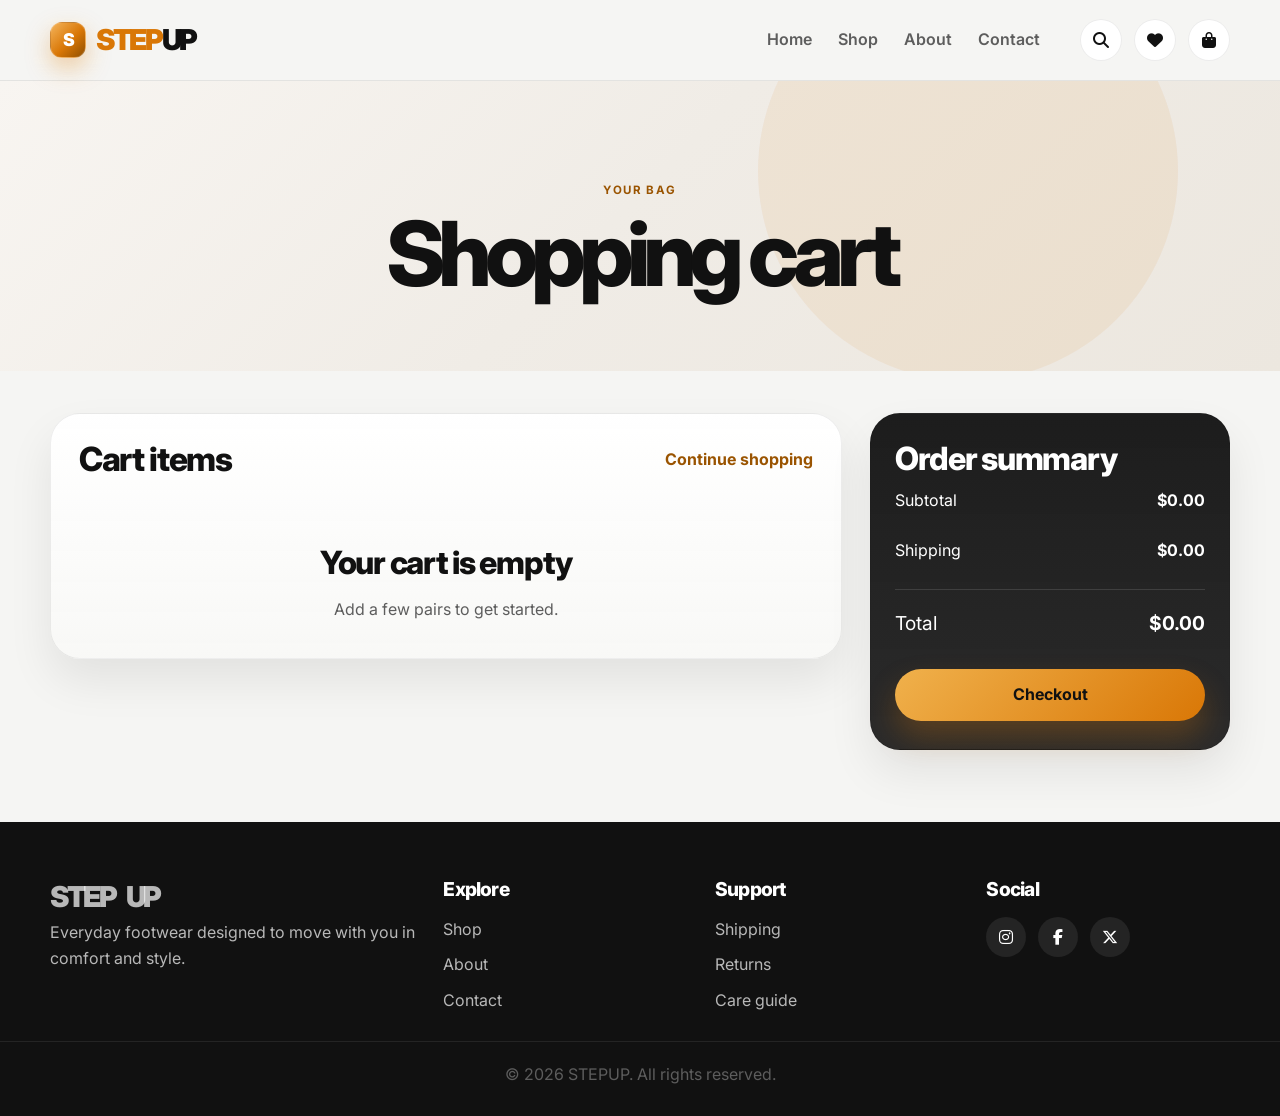
<file: cart.html>
<!DOCTYPE html>
<html lang="en">
  <head>
    <meta charset="UTF-8" />
    <meta name="viewport" content="width=device-width, initial-scale=1.0" />
    <title>Your Cart | STEPUP</title>
    <meta name="description" content="Review your cart and checkout with STEPUP." />
    <link rel="preconnect" href="https://fonts.googleapis.com" />
    <link rel="preconnect" href="https://fonts.gstatic.com" crossorigin />
    <link
      href="https://fonts.googleapis.com/css2?family=Inter:wght@400;500;600;700;800;900&family=Playfair+Display:wght@600;700;800&display=swap"
      rel="stylesheet"
    />
    <link
      rel="stylesheet"
      href="https://cdnjs.cloudflare.com/ajax/libs/font-awesome/6.5.2/css/all.min.css"
      crossorigin="anonymous"
      referrerpolicy="no-referrer"
    />
    <link rel="stylesheet" href="css/style.css" />
  </head>
  <body>
    <header class="site-header">
      <nav class="navbar container">
        <a href="index.html" class="logo" aria-label="STEPUP home">
          <span class="logo-mark">S</span>
          <span class="logo-word"><span>STEP</span>UP</span>
        </a>

        <button class="nav-toggle" aria-label="Toggle menu">
          <span></span>
          <span></span>
          <span></span>
        </button>

        <div class="nav-menu">
          <a href="index.html" class="nav-link">Home</a>
          <a href="shop.html" class="nav-link">Shop</a>
          <a href="about.html" class="nav-link">About</a>
          <a href="contact.html" class="nav-link">Contact</a>

          <div class="nav-icons">
            <a href="shop.html" class="icon-btn" aria-label="Search products">
              <i class="fas fa-search"></i>
            </a>
            <a href="shop.html" class="icon-btn favorite-link" aria-label="Favorites">
              <i class="fas fa-heart"></i>
              <span class="count-badge favorite-count">0</span>
            </a>
            <a href="cart.html" class="icon-btn cart-link active-cart" aria-label="Shopping cart">
              <i class="fas fa-shopping-bag"></i>
              <span class="count-badge cart-count">0</span>
            </a>
          </div>
        </div>
      </nav>
    </header>

    <main>
      <section class="page-banner cart-banner">
        <div class="container banner-text">
          <span class="eyebrow">Your bag</span>
          <h1>Shopping cart</h1>
        </div>
      </section>

      <section class="container cart-page section-space">
        <div class="cart-items-panel">
          <div class="cart-header-row">
            <h2>Cart items</h2>
            <a href="shop.html" class="text-link">Continue shopping</a>
          </div>
          <div id="cartItems"></div>
        </div>

        <aside class="cart-summary">
          <h2>Order summary</h2>
          <div class="summary-row">
            <span>Subtotal</span>
            <strong id="subtotalValue">$0.00</strong>
          </div>
          <div class="summary-row">
            <span>Shipping</span>
            <strong id="shippingValue">$0.00</strong>
          </div>
          <div class="summary-row total-row">
            <span>Total</span>
            <strong id="totalValue">$0.00</strong>
          </div>
          <button class="btn btn-primary checkout-btn" type="button">Checkout</button>
        </aside>
      </section>
    </main>

    <footer class="site-footer">
      <div class="container footer-grid">
        <div>
          <a href="index.html" class="logo footer-logo">
            <span>STEP</span>UP
          </a>
          <p>
            Everyday footwear designed to move with you in comfort and style.
          </p>
        </div>
        <div>
          <h3>Explore</h3>
          <ul>
            <li><a href="shop.html">Shop</a></li>
            <li><a href="about.html">About</a></li>
            <li><a href="contact.html">Contact</a></li>
          </ul>
        </div>
        <div>
          <h3>Support</h3>
          <ul>
            <li><a href="#">Shipping</a></li>
            <li><a href="#">Returns</a></li>
            <li><a href="#">Care guide</a></li>
          </ul>
        </div>
        <div>
          <h3>Social</h3>
          <div class="social-links">
            <a href="#" aria-label="Instagram"><i class="fab fa-instagram"></i></a>
            <a href="#" aria-label="Facebook"><i class="fab fa-facebook-f"></i></a>
            <a href="#" aria-label="X"><i class="fab fa-x-twitter"></i></a>
          </div>
        </div>
      </div>
      <div class="footer-bottom">
        <p>© 2026 STEPUP. All rights reserved.</p>
      </div>
    </footer>

    <script src="js/script.js"></script>
  </body>
</html>
</file>
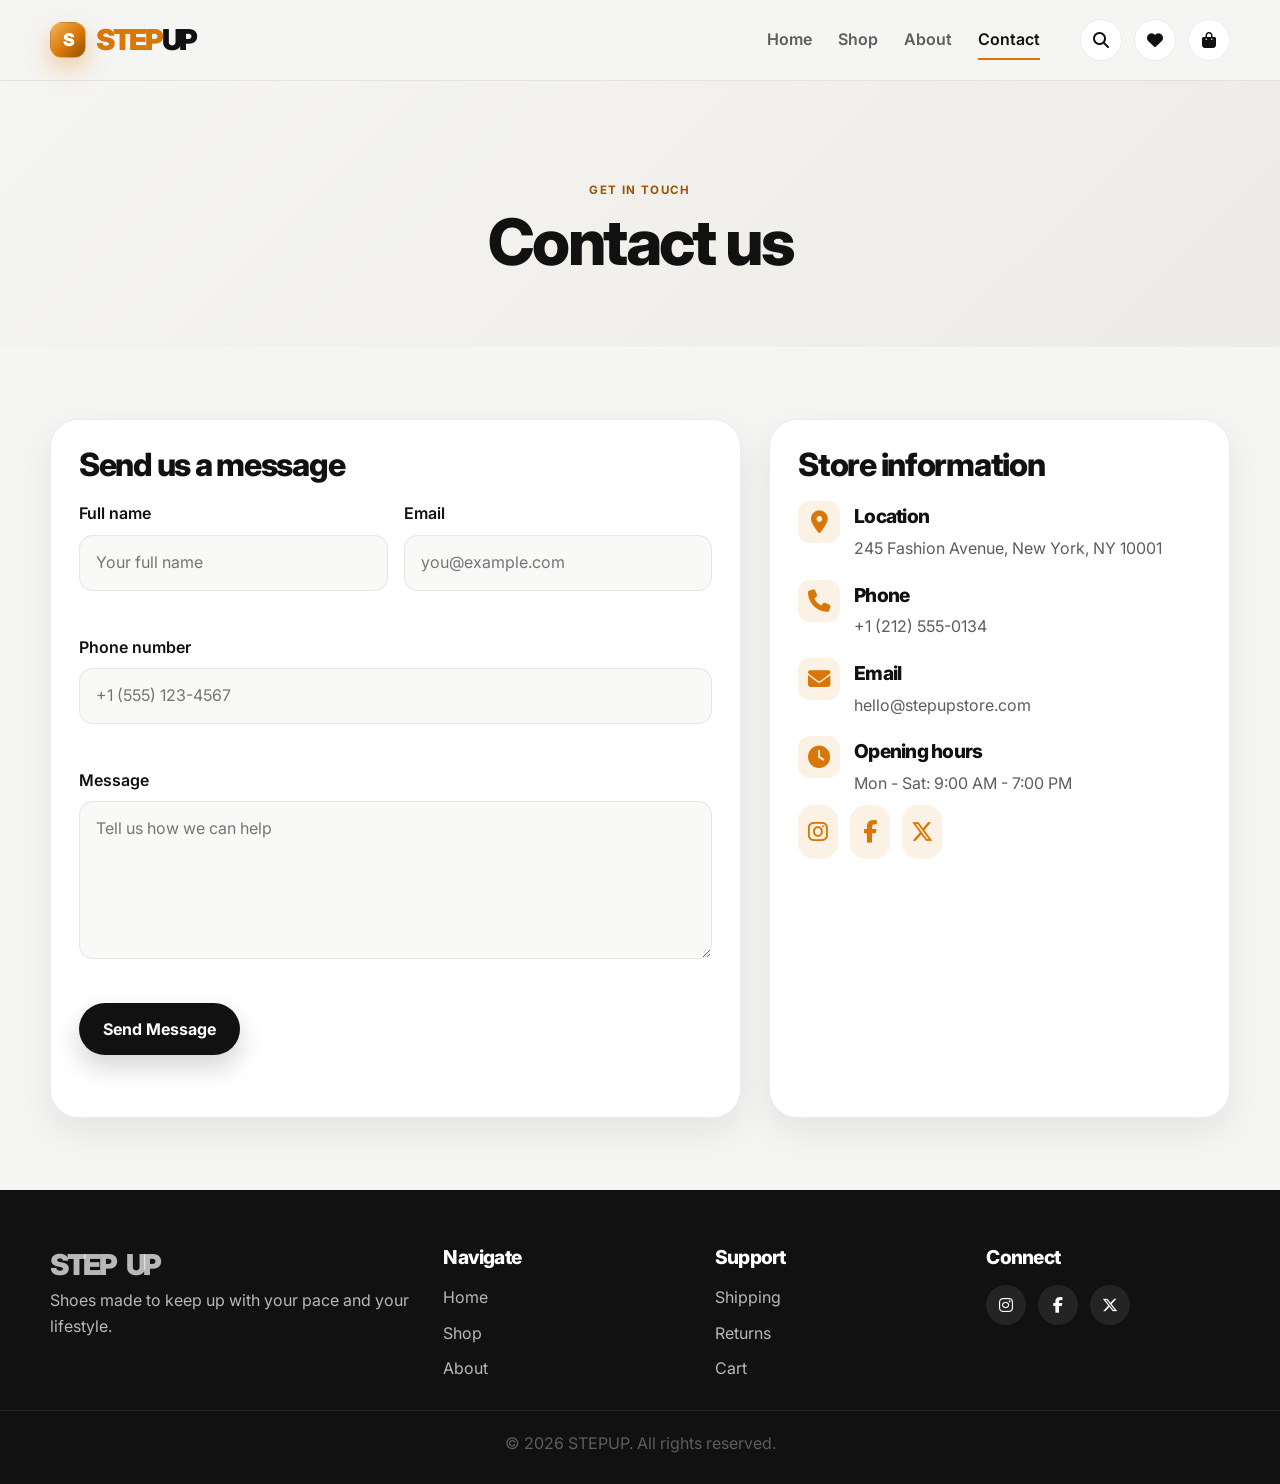
<file: contact.html>
<!DOCTYPE html>
<html lang="en">
  <head>
    <meta charset="UTF-8" />
    <meta name="viewport" content="width=device-width, initial-scale=1.0" />
    <title>Contact | STEPUP</title>
    <meta name="description" content="Get in touch with STEPUP for support, store information, and questions." />
    <link rel="preconnect" href="https://fonts.googleapis.com" />
    <link rel="preconnect" href="https://fonts.gstatic.com" crossorigin />
    <link
      href="https://fonts.googleapis.com/css2?family=Inter:wght@400;500;600;700;800;900&family=Playfair+Display:wght@600;700;800&display=swap"
      rel="stylesheet"
    />
    <link
      rel="stylesheet"
      href="https://cdnjs.cloudflare.com/ajax/libs/font-awesome/6.5.2/css/all.min.css"
      crossorigin="anonymous"
      referrerpolicy="no-referrer"
    />
    <link rel="stylesheet" href="css/style.css" />
  </head>
  <body>
    <header class="site-header">
      <nav class="navbar container">
        <a href="index.html" class="logo" aria-label="STEPUP home">
          <span class="logo-mark">S</span>
          <span class="logo-word"><span>STEP</span>UP</span>
        </a>

        <button class="nav-toggle" aria-label="Toggle menu">
          <span></span>
          <span></span>
          <span></span>
        </button>

        <div class="nav-menu">
          <a href="index.html" class="nav-link">Home</a>
          <a href="shop.html" class="nav-link">Shop</a>
          <a href="about.html" class="nav-link">About</a>
          <a href="contact.html" class="nav-link active">Contact</a>

          <div class="nav-icons">
            <a href="shop.html" class="icon-btn" aria-label="Search products">
              <i class="fas fa-search"></i>
            </a>
            <a href="shop.html" class="icon-btn favorite-link" aria-label="Favorites">
              <i class="fas fa-heart"></i>
              <span class="count-badge favorite-count">0</span>
            </a>
            <a href="cart.html" class="icon-btn cart-link" aria-label="Shopping cart">
              <i class="fas fa-shopping-bag"></i>
              <span class="count-badge cart-count">0</span>
            </a>
          </div>
        </div>
      </nav>
    </header>

    <main>
      <section class="page-banner contact-banner">
        <div class="container banner-text">
          <span class="eyebrow">Get in touch</span>
          <h1>Contact us</h1>
        </div>
      </section>

      <section class="container contact-section section-space">
        <div class="contact-card form-card">
          <h2>Send us a message</h2>
          <form id="contactForm" novalidate>
            <div class="form-row">
              <div class="field-group">
                <label for="fullName">Full name</label>
                <input type="text" id="fullName" name="fullName" placeholder="Your full name" />
                <small class="error-message" id="nameError"></small>
              </div>
              <div class="field-group">
                <label for="email">Email</label>
                <input type="email" id="email" name="email" placeholder="you@example.com" />
                <small class="error-message" id="emailError"></small>
              </div>
            </div>

            <div class="field-group">
              <label for="phone">Phone number</label>
              <input type="tel" id="phone" name="phone" placeholder="+1 (555) 123-4567" />
              <small class="error-message" id="phoneError"></small>
            </div>

            <div class="field-group">
              <label for="message">Message</label>
              <textarea id="message" name="message" rows="5" placeholder="Tell us how we can help"></textarea>
              <small class="error-message" id="messageError"></small>
            </div>

            <button type="submit" class="btn btn-primary">Send Message</button>
            <p class="success-message" id="formSuccess"></p>
          </form>
        </div>

        <div class="contact-card info-card">
          <h2>Store information</h2>
          <div class="contact-info-list">
            <div>
              <i class="fas fa-map-marker-alt"></i>
              <div>
                <h3>Location</h3>
                <p>245 Fashion Avenue, New York, NY 10001</p>
              </div>
            </div>
            <div>
              <i class="fas fa-phone"></i>
              <div>
                <h3>Phone</h3>
                <p>+1 (212) 555-0134</p>
              </div>
            </div>
            <div>
              <i class="fas fa-envelope"></i>
              <div>
                <h3>Email</h3>
                <p>hello@stepupstore.com</p>
              </div>
            </div>
            <div>
              <i class="fas fa-clock"></i>
              <div>
                <h3>Opening hours</h3>
                <p>Mon - Sat: 9:00 AM - 7:00 PM</p>
              </div>
            </div>
          </div>

          <div class="social-links large-icons">
            <a href="#" aria-label="Instagram"><i class="fab fa-instagram"></i></a>
            <a href="#" aria-label="Facebook"><i class="fab fa-facebook-f"></i></a>
            <a href="#" aria-label="X"><i class="fab fa-x-twitter"></i></a>
          </div>
        </div>
      </section>
    </main>

    <footer class="site-footer">
      <div class="container footer-grid">
        <div>
          <a href="index.html" class="logo footer-logo">
            <span>STEP</span>UP
          </a>
          <p>
            Shoes made to keep up with your pace and your lifestyle.
          </p>
        </div>
        <div>
          <h3>Navigate</h3>
          <ul>
            <li><a href="index.html">Home</a></li>
            <li><a href="shop.html">Shop</a></li>
            <li><a href="about.html">About</a></li>
          </ul>
        </div>
        <div>
          <h3>Support</h3>
          <ul>
            <li><a href="#">Shipping</a></li>
            <li><a href="#">Returns</a></li>
            <li><a href="cart.html">Cart</a></li>
          </ul>
        </div>
        <div>
          <h3>Connect</h3>
          <div class="social-links">
            <a href="#" aria-label="Instagram"><i class="fab fa-instagram"></i></a>
            <a href="#" aria-label="Facebook"><i class="fab fa-facebook-f"></i></a>
            <a href="#" aria-label="X"><i class="fab fa-x-twitter"></i></a>
          </div>
        </div>
      </div>
      <div class="footer-bottom">
        <p>© 2026 STEPUP. All rights reserved.</p>
      </div>
    </footer>

    <script src="js/script.js"></script>
  </body>
</html>
</file>
<file: css/style.css>
:root {
  --bg: #f5f5f3;
  --surface: #ffffff;
  --surface-alt: #f0f0ee;
  --text: #111111;
  --text-soft: #5d5d5d;
  --line: rgba(17, 17, 17, 0.08);
  --accent: #d97706;
  --accent-dark: #9a5401;
  --success: #1f8a5d;
  --shadow: 0 14px 35px rgba(20, 20, 20, 0.08);
  --radius: 24px;
  --transition: 0.3s ease;
}

* {
  box-sizing: border-box;
}

html {
  scroll-behavior: smooth;
}

body {
  margin: 0;
  font-family: "Inter", sans-serif;
  background: var(--bg);
  color: var(--text);
  line-height: 1.6;
}

a {
  color: inherit;
  text-decoration: none;
}

img {
  max-width: 100%;
  display: block;
}

button,
input,
select,
textarea {
  font: inherit;
}

button {
  cursor: pointer;
  border: none;
}

.container {
  width: min(1180px, calc(100% - 32px));
  margin: 0 auto;
}

.section-space {
  padding: 72px 0;
}

.eyebrow {
  display: inline-block;
  letter-spacing: 0.12em;
  text-transform: uppercase;
  font-size: 0.72rem;
  font-weight: 700;
  color: var(--accent-dark);
  margin-bottom: 12px;
}

.eyebrow.alt {
  color: rgba(255, 255, 255, 0.8);
}

h1,
h2,
h3,
.logo {
  margin: 0;
  font-weight: 800;
  letter-spacing: -0.04em;
}

h1 {
  font-size: clamp(2.8rem, 5vw, 5rem);
  line-height: 0.96;
}

h2 {
  font-size: clamp(2rem, 2.5vw, 3rem);
  line-height: 1.05;
}

h3 {
  font-size: 1.2rem;
}

p {
  margin: 0;
  color: var(--text-soft);
}

.site-header {
  position: sticky;
  top: 0;
  z-index: 1000;
  backdrop-filter: blur(14px);
  background: rgba(245, 245, 243, 0.8);
  border-bottom: 1px solid var(--line);
}

@keyframes fadeUp {
  from {
    opacity: 0;
    transform: translateY(28px);
  }
  to {
    opacity: 1;
    transform: translateY(0);
  }
}

@keyframes floatImage {
  0%,
  100% {
    transform: rotate(-8deg) translateY(0);
  }
  50% {
    transform: rotate(-6deg) translateY(-12px);
  }
}

@keyframes glowPulse {
  0%,
  100% {
    box-shadow: 0 10px 20px rgba(17, 17, 17, 0.08);
  }
  50% {
    box-shadow: 0 18px 30px rgba(217, 119, 6, 0.18);
  }
}

.reveal {
  opacity: 0;
  transform: translateY(28px);
  transition: opacity 0.7s ease, transform 0.7s ease;
}

.reveal.visible {
  opacity: 1;
  transform: translateY(0);
}

.navbar {
  display: flex;
  align-items: center;
  justify-content: space-between;
  min-height: 80px;
  gap: 24px;
}

.logo {
  display: inline-flex;
  align-items: center;
  gap: 10px;
  font-size: 1.8rem;
  letter-spacing: -0.08em;
  color: var(--text);
  font-weight: 900;
}

.logo-mark {
  width: 36px;
  height: 36px;
  display: inline-flex;
  align-items: center;
  justify-content: center;
  border-radius: 12px;
  background: linear-gradient(135deg, #f4b35a, #d97706 55%, #8f4f00);
  color: #fff;
  font-size: 1.1rem;
  box-shadow: 0 10px 24px rgba(217, 119, 6, 0.35);
  border: 1px solid rgba(255, 255, 255, 0.2);
}

.logo-word {
  display: inline-flex;
  align-items: center;
  gap: 0;
}

.logo-word span {
  color: var(--accent);
}

.nav-menu {
  display: flex;
  align-items: center;
  gap: 26px;
}

.nav-link {
  position: relative;
  font-weight: 600;
  color: var(--text-soft);
  transition: color var(--transition);
}

.nav-link:hover,
.nav-link.active {
  color: var(--text);
}

.nav-link::after {
  content: "";
  position: absolute;
  left: 0;
  bottom: -7px;
  width: 100%;
  height: 2px;
  background: var(--accent);
  transform: scaleX(0);
  transform-origin: center;
  transition: transform var(--transition);
}

.nav-link:hover::after,
.nav-link.active::after {
  transform: scaleX(1);
}

.nav-icons {
  display: flex;
  align-items: center;
  gap: 12px;
  margin-left: 14px;
}

.icon-btn {
  position: relative;
  width: 42px;
  height: 42px;
  display: inline-flex;
  align-items: center;
  justify-content: center;
  border-radius: 50%;
  background: var(--surface);
  border: 1px solid var(--line);
  color: var(--text);
  transition: transform var(--transition), box-shadow var(--transition), border-color var(--transition);
}

.icon-btn:hover {
  transform: translateY(-2px);
  box-shadow: var(--shadow);
  border-color: var(--accent);
}

.count-badge {
  position: absolute;
  top: -6px;
  right: -2px;
  min-width: 18px;
  height: 18px;
  display: flex;
  align-items: center;
  justify-content: center;
  border-radius: 50%;
  background: var(--accent);
  color: #fff;
  font-size: 0.7rem;
  font-weight: 700;
  padding: 0 4px;
}

.nav-toggle {
  display: none;
  width: 44px;
  height: 44px;
  padding: 0;
  background: var(--surface);
  border: 1px solid var(--line);
  border-radius: 12px;
  flex-direction: column;
  justify-content: center;
  gap: 5px;
}

.nav-toggle span {
  width: 22px;
  height: 2px;
  border-radius: 999px;
  background: var(--text);
  margin: 0 auto;
}

.hero {
  background: linear-gradient(135deg, #f5f4ef, #efefeb 60%, #f5f5f3);
  overflow: hidden;
}

.hero-content {
  display: grid;
  grid-template-columns: 1.05fr 0.95fr;
  align-items: center;
  gap: 42px;
  min-height: 700px;
}

.hero-text {
  padding: 60px 0;
}

.hero-text p {
  max-width: 560px;
  font-size: 1.08rem;
  margin-top: 18px;
  color: var(--text-soft);
}

.hero-actions {
  display: flex;
  flex-wrap: wrap;
  gap: 16px;
  margin-top: 28px;
}

.btn {
  display: inline-flex;
  align-items: center;
  justify-content: center;
  min-height: 52px;
  padding: 0 24px;
  border-radius: 999px;
  font-weight: 700;
  transition: transform var(--transition), box-shadow var(--transition), background var(--transition);
}

.btn:hover {
  transform: translateY(-2px) scale(1.01);
  animation: glowPulse 2s ease-in-out infinite;
}

.btn-primary {
  background: var(--text);
  color: #fff;
  box-shadow: 0 12px 26px rgba(17, 17, 17, 0.18);
}

.btn-primary:hover {
  background: #000;
}

.btn-secondary {
  background: var(--surface);
  color: var(--text);
  border: 1px solid var(--line);
}

.hero-stats {
  display: flex;
  flex-wrap: wrap;
  gap: 28px;
  margin-top: 32px;
}

.hero-stats div {
  display: flex;
  flex-direction: column;
  gap: 2px;
}

.hero-stats strong {
  font-size: 1.6rem;
}

.hero-stats span {
  color: var(--text-soft);
}

.hero-visual {
  position: relative;
  display: flex;
  justify-content: center;
  align-items: center;
  min-height: 520px;
}

.hero-visual img {
  width: min(540px, 100%);
  object-fit: cover;
  border-radius: 32px;
  box-shadow: 0 25px 70px rgba(17, 17, 17, 0.18);
  transform: rotate(-8deg);
  animation: floatImage 5s ease-in-out infinite;
}

.hero-badge {
  position: absolute;
  padding: 12px 18px;
  border-radius: 999px;
  background: rgba(255, 255, 255, 0.92);
  box-shadow: var(--shadow);
  font-weight: 700;
  font-size: 0.85rem;
  letter-spacing: 0.04em;
  text-transform: uppercase;
}

.hero-badge-top {
  top: 48px;
  left: 30px;
}

.hero-badge-bottom {
  bottom: 55px;
  right: 14px;
}

.features {
  display: grid;
  grid-template-columns: repeat(3, minmax(0, 1fr));
  gap: 20px;
}

.feature-card {
  display: flex;
  align-items: center;
  gap: 18px;
  background: var(--surface);
  border: 1px solid var(--line);
  border-radius: 22px;
  padding: 22px 20px;
  box-shadow: var(--shadow);
  animation: fadeUp 0.7s ease both;
  transition: transform 0.3s ease, box-shadow 0.3s ease;
}

.feature-card:hover,
.testimonial-card:hover,
.info-card:hover,
.product-card:hover,
.contact-card:hover {
  transform: translateY(-6px);
  box-shadow: 0 22px 38px rgba(17, 17, 17, 0.12);
}

.feature-card i {
  width: 54px;
  height: 54px;
  display: inline-flex;
  align-items: center;
  justify-content: center;
  border-radius: 16px;
  background: rgba(217, 119, 6, 0.1);
  color: var(--accent);
  font-size: 1.4rem;
}

.section-heading {
  display: flex;
  flex-direction: column;
  gap: 8px;
  margin-bottom: 32px;
}

.section-heading.center {
  text-align: center;
  align-items: center;
}

.product-grid {
  display: grid;
  grid-template-columns: repeat(4, minmax(0, 1fr));
  gap: 22px;
}

.product-card {
  position: relative;
  background: var(--surface);
  border: 1px solid var(--line);
  border-radius: 24px;
  overflow: hidden;
  transition: transform var(--transition), box-shadow var(--transition), border-color var(--transition), opacity 0.4s ease;
  animation: fadeUp 0.7s ease both;
}

.product-card:hover {
  transform: translateY(-4px);
  box-shadow: var(--shadow);
  border-color: rgba(217, 119, 6, 0.5);
}

.product-image-wrap {
  position: relative;
  background: linear-gradient(135deg, #f4f4f2, #efefe8);
  padding: 18px;
}

.product-card img {
  width: 100%;
  height: 210px;
  object-fit: cover;
  border-radius: 18px;
}

.favorite-btn {
  position: absolute;
  top: 16px;
  right: 16px;
  width: 38px;
  height: 38px;
  border-radius: 50%;
  background: rgba(255, 255, 255, 0.9);
  color: var(--text-soft);
  display: inline-flex;
  align-items: center;
  justify-content: center;
  transition: all var(--transition);
}

.favorite-btn.active {
  background: rgba(217, 119, 6, 0.12);
  color: var(--accent);
}

.product-body {
  padding: 18px 18px 20px;
}

.product-topline {
  display: flex;
  align-items: center;
  justify-content: space-between;
  gap: 12px;
}

.category-tag {
  display: inline-flex;
  align-items: center;
  background: rgba(17, 17, 17, 0.05);
  border-radius: 999px;
  padding: 7px 10px;
  font-size: 0.72rem;
  color: var(--text-soft);
  font-weight: 700;
}

.rating {
  display: inline-flex;
  align-items: center;
  gap: 6px;
  font-size: 0.76rem;
  color: var(--accent);
}

.product-name {
  margin-top: 14px;
  font-size: 1.3rem;
}

.product-footer {
  margin-top: 16px;
  display: flex;
  align-items: center;
  justify-content: space-between;
  gap: 14px;
}

.price {
  font-size: 1.3rem;
  font-weight: 800;
}

.add-cart-btn {
  min-height: 42px;
  border-radius: 12px;
  padding: 0 16px;
  background: rgba(17, 17, 17, 0.06);
  color: var(--text);
  font-weight: 700;
  transition: all var(--transition);
}

.add-cart-btn:hover {
  background: var(--text);
  color: #fff;
}

.promo-banner {
  background: linear-gradient(120deg, #111111, #1e1e1e 45%, #3b2a1e 100%);
  border-radius: 30px;
  padding: 32px 28px;
  display: flex;
  justify-content: space-between;
  align-items: center;
  gap: 24px;
}

.promo-content h2,
.promo-content p {
  color: #fff;
}

.testimonials {
  background: linear-gradient(180deg, rgba(17, 17, 17, 0.02), rgba(17, 17, 17, 0.01));
}

.testimonial-grid {
  display: grid;
  grid-template-columns: repeat(3, minmax(0, 1fr));
  gap: 22px;
}

.testimonial-card {
  background: var(--surface);
  border: 1px solid var(--line);
  border-radius: 24px;
  padding: 26px 24px;
  box-shadow: var(--shadow);
  animation: fadeUp 0.8s ease both;
}

.stars {
  color: var(--accent);
  margin-bottom: 12px;
}

.customer {
  display: flex;
  align-items: center;
  gap: 12px;
  margin-top: 22px;
}

.customer img {
  width: 52px;
  height: 52px;
  border-radius: 50%;
  object-fit: cover;
}

.customer div {
  display: flex;
  flex-direction: column;
}

.customer span {
  color: var(--text-soft);
  font-size: 0.82rem;
}

.newsletter {
  padding-bottom: 90px;
}

.newsletter-content {
  background: linear-gradient(135deg, rgba(17, 17, 17, 0.96), rgba(35, 35, 35, 0.9));
  border-radius: 30px;
  padding: 34px 30px;
  display: flex;
  align-items: center;
  justify-content: space-between;
  gap: 20px;
}

.newsletter-content h2 {
  color: #fff;
}

.newsletter-form {
  display: flex;
  align-items: center;
  gap: 12px;
  width: min(520px, 100%);
}

.newsletter-form input {
  flex: 1;
  min-height: 52px;
  border: 1px solid rgba(255, 255, 255, 0.12);
  border-radius: 14px;
  padding: 0 16px;
  background: rgba(255, 255, 255, 0.08);
  color: #fff;
}

.newsletter-form input::placeholder {
  color: rgba(255, 255, 255, 0.7);
}

.site-footer {
  background: #111111;
  color: rgba(255, 255, 255, 0.8);
  padding-top: 52px;
}

.footer-grid {
  display: grid;
  grid-template-columns: 1.5fr 1fr 1fr 1fr;
  gap: 28px;
}

.footer-grid h3 {
  color: #fff;
  margin-bottom: 12px;
}

.footer-grid ul {
  list-style: none;
  padding: 0;
  margin: 0;
  display: grid;
  gap: 10px;
}

.footer-grid a,
.footer-grid p {
  color: rgba(255, 255, 255, 0.7);
}

.social-links {
  display: flex;
  gap: 12px;
  flex-wrap: wrap;
}

.social-links a {
  width: 40px;
  height: 40px;
  display: inline-flex;
  align-items: center;
  justify-content: center;
  border-radius: 50%;
  background: rgba(255, 255, 255, 0.08);
  color: #fff;
  transition: background var(--transition), transform var(--transition);
}

.social-links a:hover {
  background: rgba(217, 119, 6, 0.18);
  transform: translateY(-2px);
}

.footer-bottom {
  border-top: 1px solid rgba(255, 255, 255, 0.08);
  padding: 20px 0 28px;
  text-align: center;
  margin-top: 28px;
}

.page-banner {
  background: linear-gradient(135deg, #f5f5f3, #ecebe7);
  padding: 100px 0 74px;
}

.cart-banner {
  background: linear-gradient(135deg, #f8f5f1 0%, #f0ece6 48%, #ece7df 100%);
  position: relative;
  overflow: hidden;
}

.cart-banner::before {
  content: "";
  position: absolute;
  width: 420px;
  height: 420px;
  border-radius: 50%;
  background: rgba(217, 119, 6, 0.08);
  right: 8%;
  top: -120px;
}

.banner-text {
  display: flex;
  align-items: center;
  justify-content: center;
  flex-direction: column;
  text-align: center;
  position: relative;
  z-index: 1;
}

.cart-banner .banner-text h1 {
  font-size: clamp(3.4rem, 7vw, 7.5rem);
  letter-spacing: -0.08em;
}

.shop-section {
  display: grid;
  grid-template-columns: 260px minmax(0, 1fr);
  gap: 28px;
  align-items: start;
}

.shop-sidebar {
  position: sticky;
  top: 96px;
}

.filter-panel {
  background: var(--surface);
  border: 1px solid var(--line);
  border-radius: 26px;
  padding: 22px 18px;
  box-shadow: var(--shadow);
}

.filter-panel + .filter-panel {
  margin-top: 22px;
}

.category-list {
  display: flex;
  flex-direction: column;
  gap: 10px;
  margin-top: 18px;
}

.category-btn {
  width: 100%;
  text-align: left;
  padding: 10px 12px;
  border-radius: 12px;
  background: transparent;
  color: var(--text-soft);
  font-weight: 600;
  border: 1px solid transparent;
  transition: all var(--transition);
}

.category-btn.active,
.category-btn:hover {
  background: rgba(17, 17, 17, 0.04);
  border-color: rgba(17, 17, 17, 0.08);
  color: var(--text);
}

.sort-label {
  display: block;
  margin-top: 18px;
  margin-bottom: 8px;
  color: var(--text-soft);
  font-weight: 600;
}

#sortSelect {
  width: 100%;
  min-height: 48px;
  border-radius: 12px;
  border: 1px solid var(--line);
  background: #f8f8f7;
  padding: 0 14px;
}

.shop-toolbar {
  margin-bottom: 22px;
}

.search-box {
  position: relative;
  max-width: 420px;
}

.search-box i {
  position: absolute;
  left: 16px;
  top: 50%;
  transform: translateY(-50%);
  color: var(--text-soft);
}

.search-box input {
  width: 100%;
  min-height: 52px;
  padding: 0 16px 0 44px;
  border: 1px solid var(--line);
  border-radius: 14px;
  background: var(--surface);
}

.about-story {
  display: grid;
  grid-template-columns: 1fr 1fr;
  gap: 28px;
  align-items: center;
}

.story-image img {
  width: 100%;
  height: 520px;
  border-radius: 28px;
  object-fit: cover;
  box-shadow: var(--shadow);
}

.story-content {
  display: flex;
  flex-direction: column;
  gap: 16px;
}

.feature-grid {
  display: grid;
  grid-template-columns: repeat(4, minmax(0, 1fr));
  gap: 22px;
}

.info-card {
  background: var(--surface);
  border: 1px solid var(--line);
  border-radius: 24px;
  padding: 24px 20px;
  box-shadow: var(--shadow);
}

.info-card i {
  display: inline-flex;
  width: 54px;
  height: 54px;
  align-items: center;
  justify-content: center;
  border-radius: 16px;
  background: rgba(217, 119, 6, 0.1);
  color: var(--accent);
  font-size: 1.4rem;
  margin-bottom: 18px;
}

.mission-card {
  background: linear-gradient(135deg, #111111, #232323);
  border-radius: 30px;
  padding: 42px 34px;
  text-align: center;
}

.mission-card h2,
.mission-card p {
  color: #fff;
}

.contact-section {
  display: grid;
  grid-template-columns: 1.2fr 0.8fr;
  gap: 28px;
}

.contact-card {
  background: var(--surface);
  border: 1px solid var(--line);
  border-radius: 28px;
  box-shadow: var(--shadow);
  padding: 28px;
  animation: fadeUp 0.8s ease both;
}

.form-card h2,
.info-card h2 {
  margin-bottom: 20px;
}

.form-row {
  display: grid;
  grid-template-columns: repeat(2, minmax(0, 1fr));
  gap: 16px;
}

.field-group {
  display: flex;
  flex-direction: column;
  gap: 8px;
  margin-bottom: 18px;
}

label {
  font-weight: 600;
  color: var(--text);
}

input,
textarea {
  width: 100%;
  border: 1px solid var(--line);
  border-radius: 14px;
  background: #f9f9f7;
  padding: 14px 16px;
  transition: border-color var(--transition), box-shadow var(--transition);
}

input:focus,
textarea:focus,
select:focus {
  outline: none;
  border-color: rgba(217, 119, 6, 0.6);
  box-shadow: 0 0 0 4px rgba(217, 119, 6, 0.12);
}

textarea {
  resize: vertical;
  min-height: 140px;
}

.error-message {
  min-height: 18px;
  color: #c33d3d;
  font-size: 0.78rem;
}

.success-message {
  margin-top: 14px;
  min-height: 20px;
  color: var(--success);
  font-weight: 600;
}

.contact-info-list {
  display: grid;
  gap: 18px;
}

.contact-info-list > div {
  display: flex;
  align-items: flex-start;
  gap: 14px;
}

.contact-info-list i {
  width: 42px;
  height: 42px;
  display: inline-flex;
  align-items: center;
  justify-content: center;
  border-radius: 12px;
  background: rgba(217, 119, 6, 0.1);
  color: var(--accent);
}

.contact-info-list h3 {
  margin-bottom: 4px;
}

.large-icons {
  margin-top: 24px;
}

.cart-page {
  display: grid;
  grid-template-columns: minmax(0, 1.4fr) 360px;
  gap: 28px;
  align-items: start;
  padding-top: 42px;
}

.cart-items-panel,
.cart-summary {
  background: linear-gradient(180deg, rgba(255,255,255,0.98), rgba(248,248,246,0.95));
  border: 1px solid rgba(17, 17, 17, 0.07);
  border-radius: 30px;
  box-shadow: 0 22px 45px rgba(17, 17, 17, 0.08);
}

.cart-items-panel {
  padding: 28px;
}

.cart-summary {
  padding: 28px 24px;
  background: linear-gradient(180deg, rgba(24,24,24,0.98), rgba(34,34,34,0.96));
  color: #fff;
}

.cart-summary h2,
.cart-summary .summary-row,
.cart-summary .total-row,
.cart-summary strong,
.cart-summary span {
  color: #fff;
}

.cart-header-row {
  display: flex;
  align-items: center;
  justify-content: space-between;
  gap: 16px;
  margin-bottom: 18px;
}

.cart-header-row h2 {
  font-size: clamp(2rem, 2.6vw, 2.6rem);
}

.text-link {
  font-weight: 700;
  color: var(--accent-dark);
}

.empty-cart {
  text-align: center;
  padding: 42px 12px 8px;
}

.empty-cart h3 {
  font-size: 2rem;
  margin-bottom: 8px;
}

.cart-item {
  display: grid;
  grid-template-columns: 120px minmax(0, 1fr);
  gap: 18px;
  align-items: center;
  padding: 18px;
  border: 1px solid rgba(17, 17, 17, 0.07);
  border-radius: 22px;
  background: rgba(255, 255, 255, 0.68);
  margin-bottom: 16px;
  transition: transform 0.25s ease, box-shadow 0.25s ease;
}

.cart-item:hover {
  transform: translateY(-2px);
  box-shadow: 0 16px 28px rgba(17, 17, 17, 0.08);
}

.cart-item img {
  width: 120px;
  height: 100px;
  object-fit: cover;
  border-radius: 18px;
}

.cart-item h3 {
  font-size: 1.06rem;
  margin-bottom: 4px;
}

.item-meta {
  display: flex;
  justify-content: space-between;
  align-items: center;
  gap: 12px;
}

.item-price {
  font-weight: 800;
  margin-top: 8px;
  color: var(--accent-dark);
}

.item-controls {
  display: flex;
  align-items: center;
  justify-content: space-between;
  gap: 18px;
  margin-top: 14px;
}

.quantity-controls {
  display: inline-flex;
  align-items: center;
  border: 1px solid var(--line);
  border-radius: 12px;
  overflow: hidden;
  background: #fff;
}

.quantity-controls button {
  width: 32px;
  height: 32px;
  background: transparent;
  color: var(--text);
  font-size: 1.25rem;
}

.quantity-controls span {
  width: 34px;
  text-align: center;
  font-weight: 700;
}

.remove-item {
  background: transparent;
  color: #8a2020;
  font-weight: 700;
}

.summary-row {
  display: flex;
  align-items: center;
  justify-content: space-between;
  gap: 12px;
  padding: 12px 0;
  color: rgba(255,255,255,0.72);
}

.total-row {
  margin-top: 14px;
  padding-top: 18px;
  border-top: 1px solid rgba(255,255,255,0.12);
  color: #fff;
  font-size: 1.2rem;
}

.checkout-btn {
  width: 100%;
  margin-top: 18px;
  background: linear-gradient(135deg, #f0b14c, #d97706);
  color: #111;
  box-shadow: 0 16px 30px rgba(217,119,6,0.28);
}

.checkout-btn:hover {
  background: linear-gradient(135deg, #f5c66d, #c76705);
}

.hidden {
  display: none !important;
}

@media (max-width: 1024px) {
  .product-grid {
    grid-template-columns: repeat(3, minmax(0, 1fr));
  }

  .feature-grid {
    grid-template-columns: repeat(2, minmax(0, 1fr));
  }

  .footer-grid {
    grid-template-columns: repeat(2, minmax(0, 1fr));
  }

  .hero-content,
  .about-story,
  .contact-section,
  .cart-page {
    grid-template-columns: 1fr;
  }
}

@media (max-width: 820px) {
  .nav-toggle {
    display: flex;
  }

  .nav-menu {
    position: absolute;
    left: 16px;
    right: 16px;
    top: 82px;
    display: none;
    flex-direction: column;
    align-items: flex-start;
    padding: 22px 18px;
    background: rgba(255, 255, 255, 0.98);
    border: 1px solid var(--line);
    border-radius: 18px;
    box-shadow: var(--shadow);
  }

  .nav-menu.open {
    display: flex;
  }

  .nav-icons {
    width: 100%;
    margin-left: 0;
    justify-content: flex-start;
  }

  .features,
  .product-grid,
  .testimonial-grid,
  .feature-grid {
    grid-template-columns: repeat(2, minmax(0, 1fr));
  }

  .newsletter-content,
  .promo-banner {
    flex-direction: column;
    align-items: flex-start;
  }

  .shop-section {
    grid-template-columns: 1fr;
  }

  .shop-sidebar {
    position: static;
  }
}

@media (max-width: 560px) {
  .hero-stats,
  .features,
  .product-grid,
  .testimonial-grid,
  .feature-grid,
  .form-row,
  .footer-grid {
    grid-template-columns: 1fr;
  }

  .hero-content {
    min-height: auto;
    padding-bottom: 42px;
  }

  .hero-text {
    padding-top: 42px;
  }

  .hero-visual {
    min-height: 300px;
  }

  .newsletter-form {
    flex-direction: column;
    width: 100%;
  }

  .newsletter-form .btn {
    width: 100%;
  }

  .cart-item {
    grid-template-columns: 1fr;
  }

  .item-meta,
  .item-controls {
    flex-direction: column;
    align-items: flex-start;
  }
}
</file>
